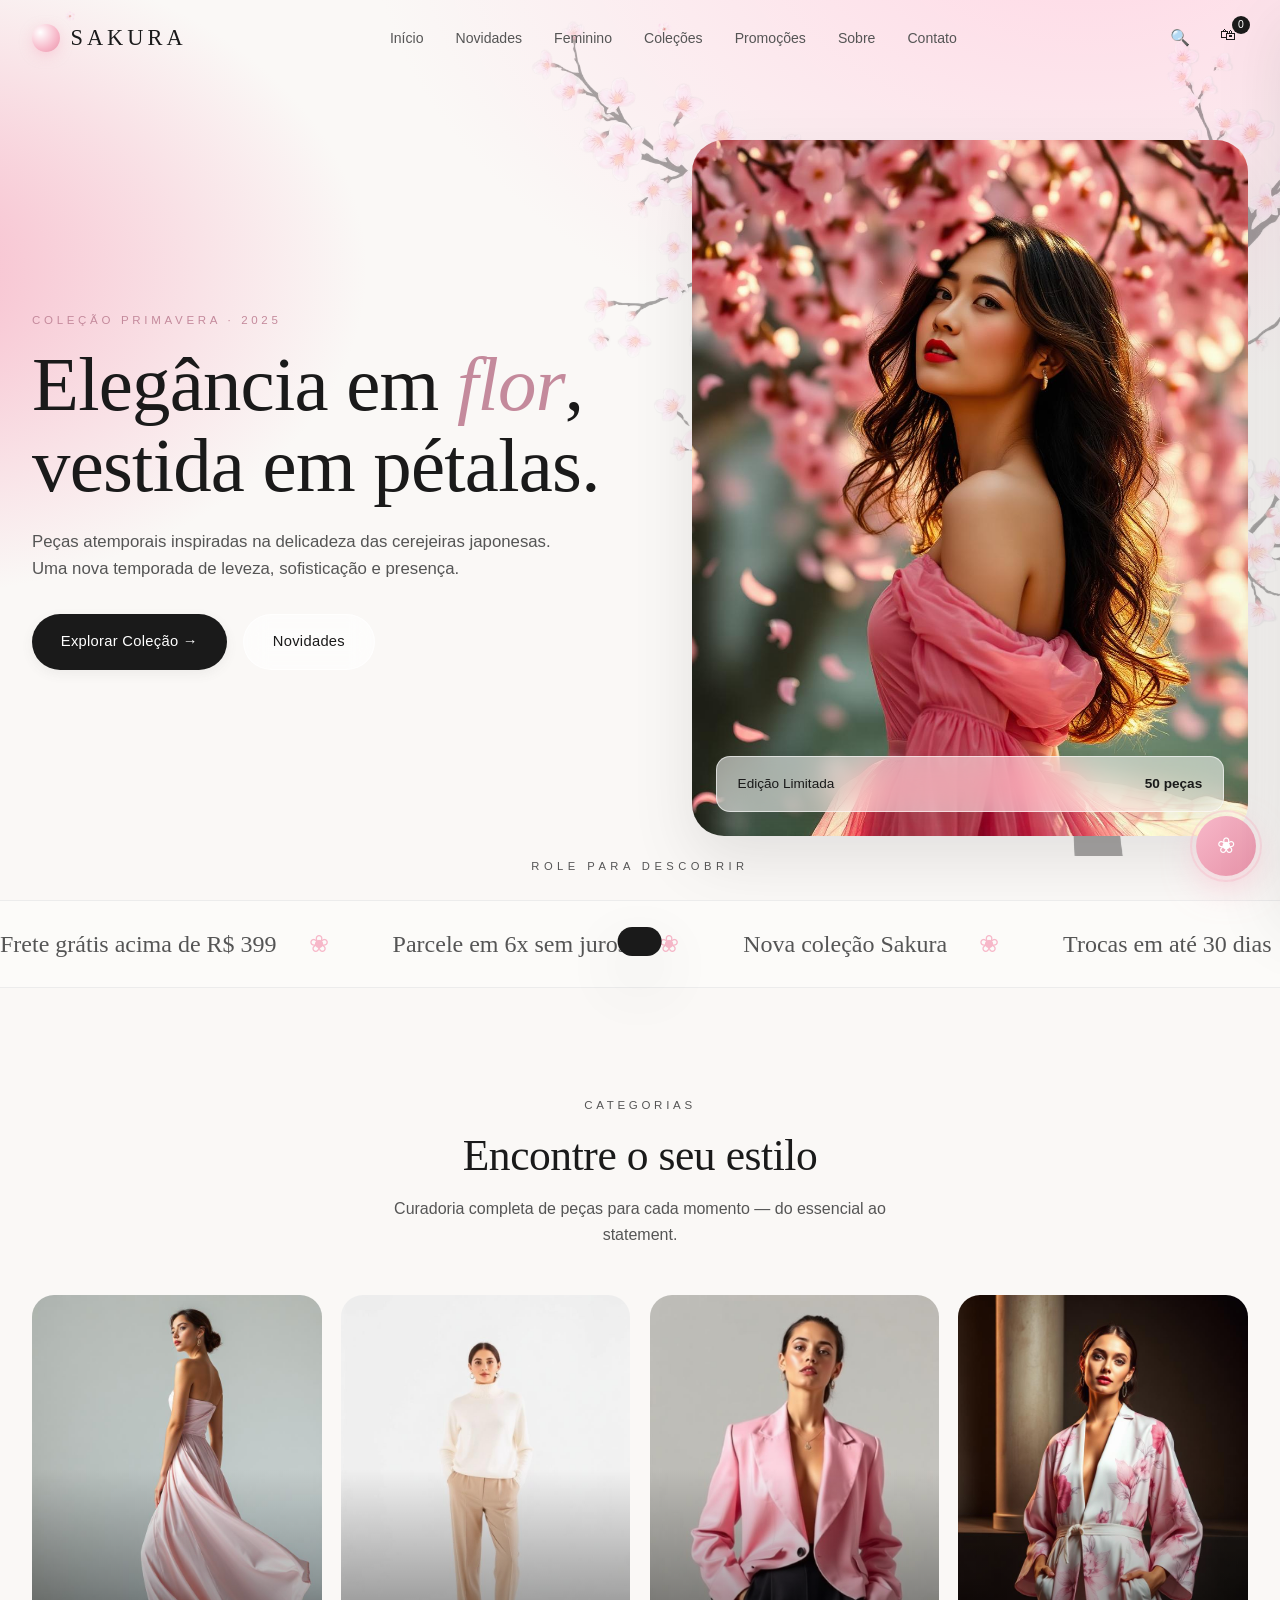
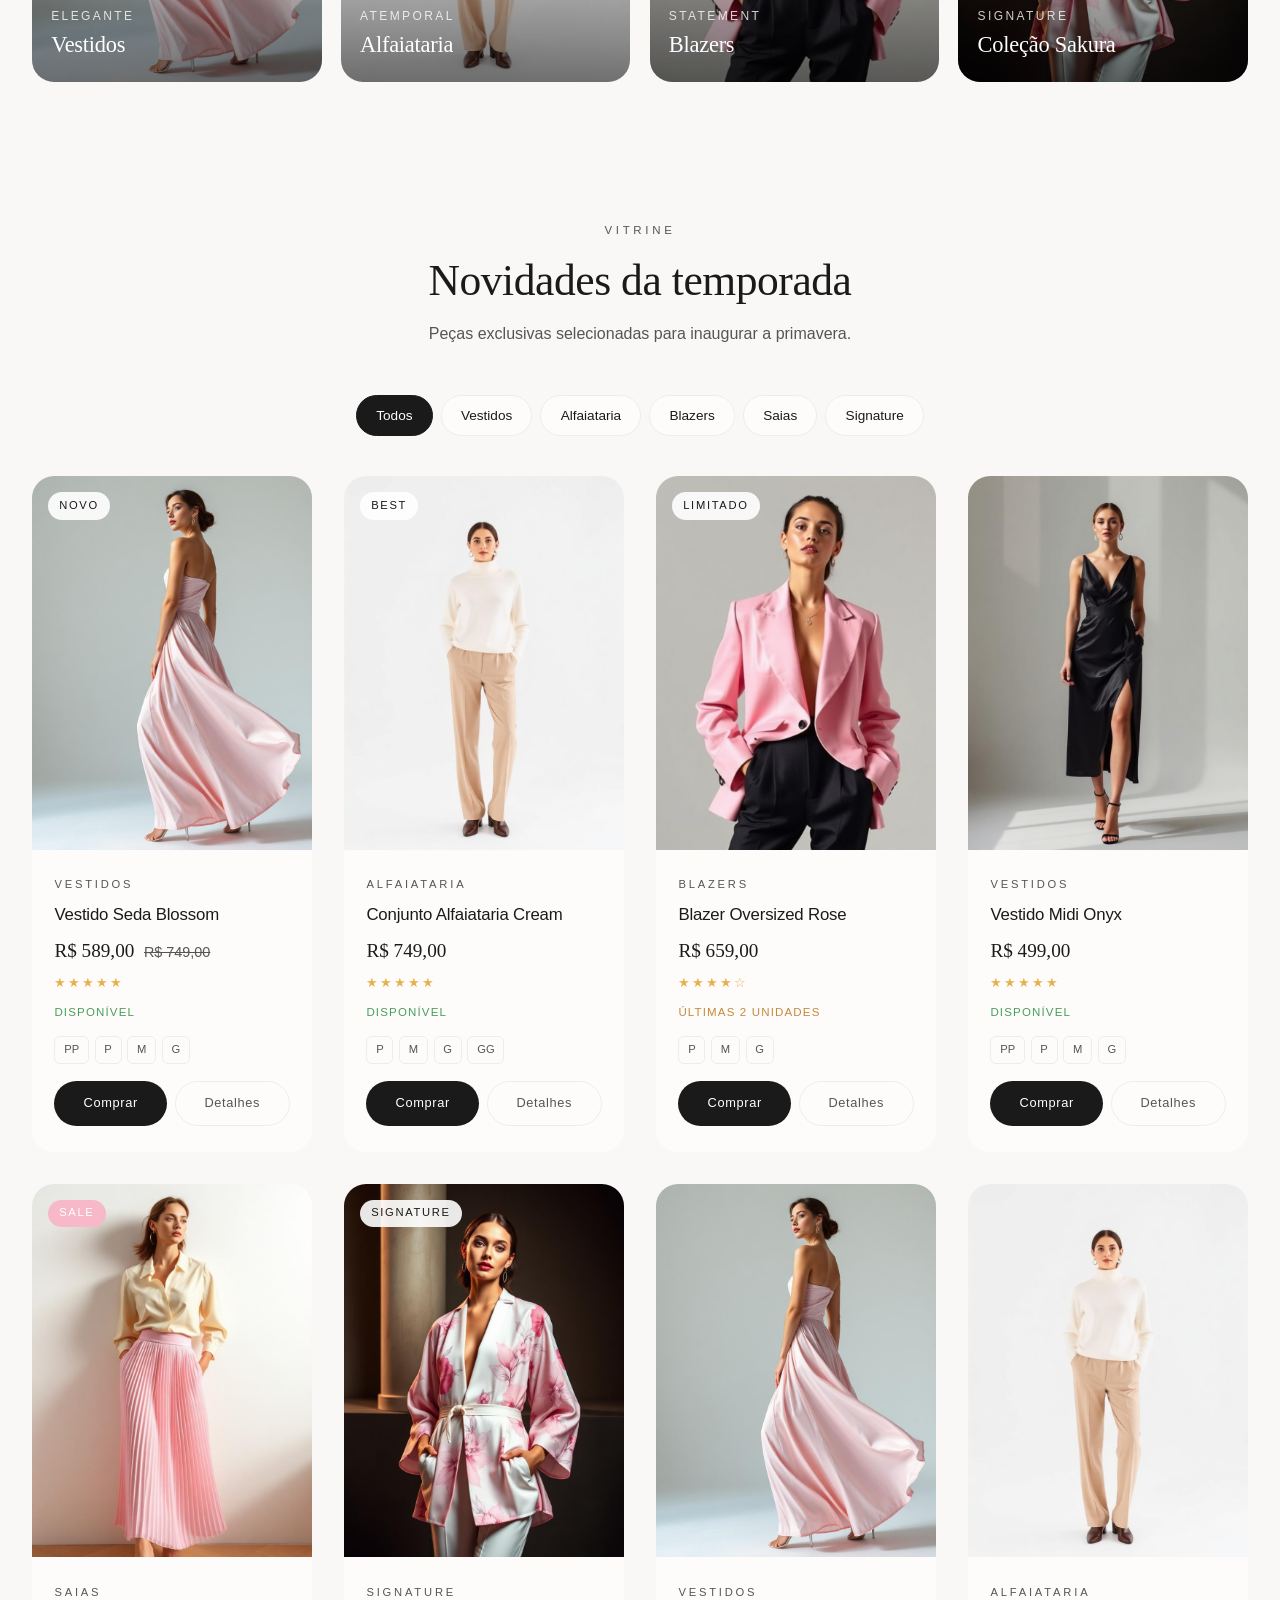
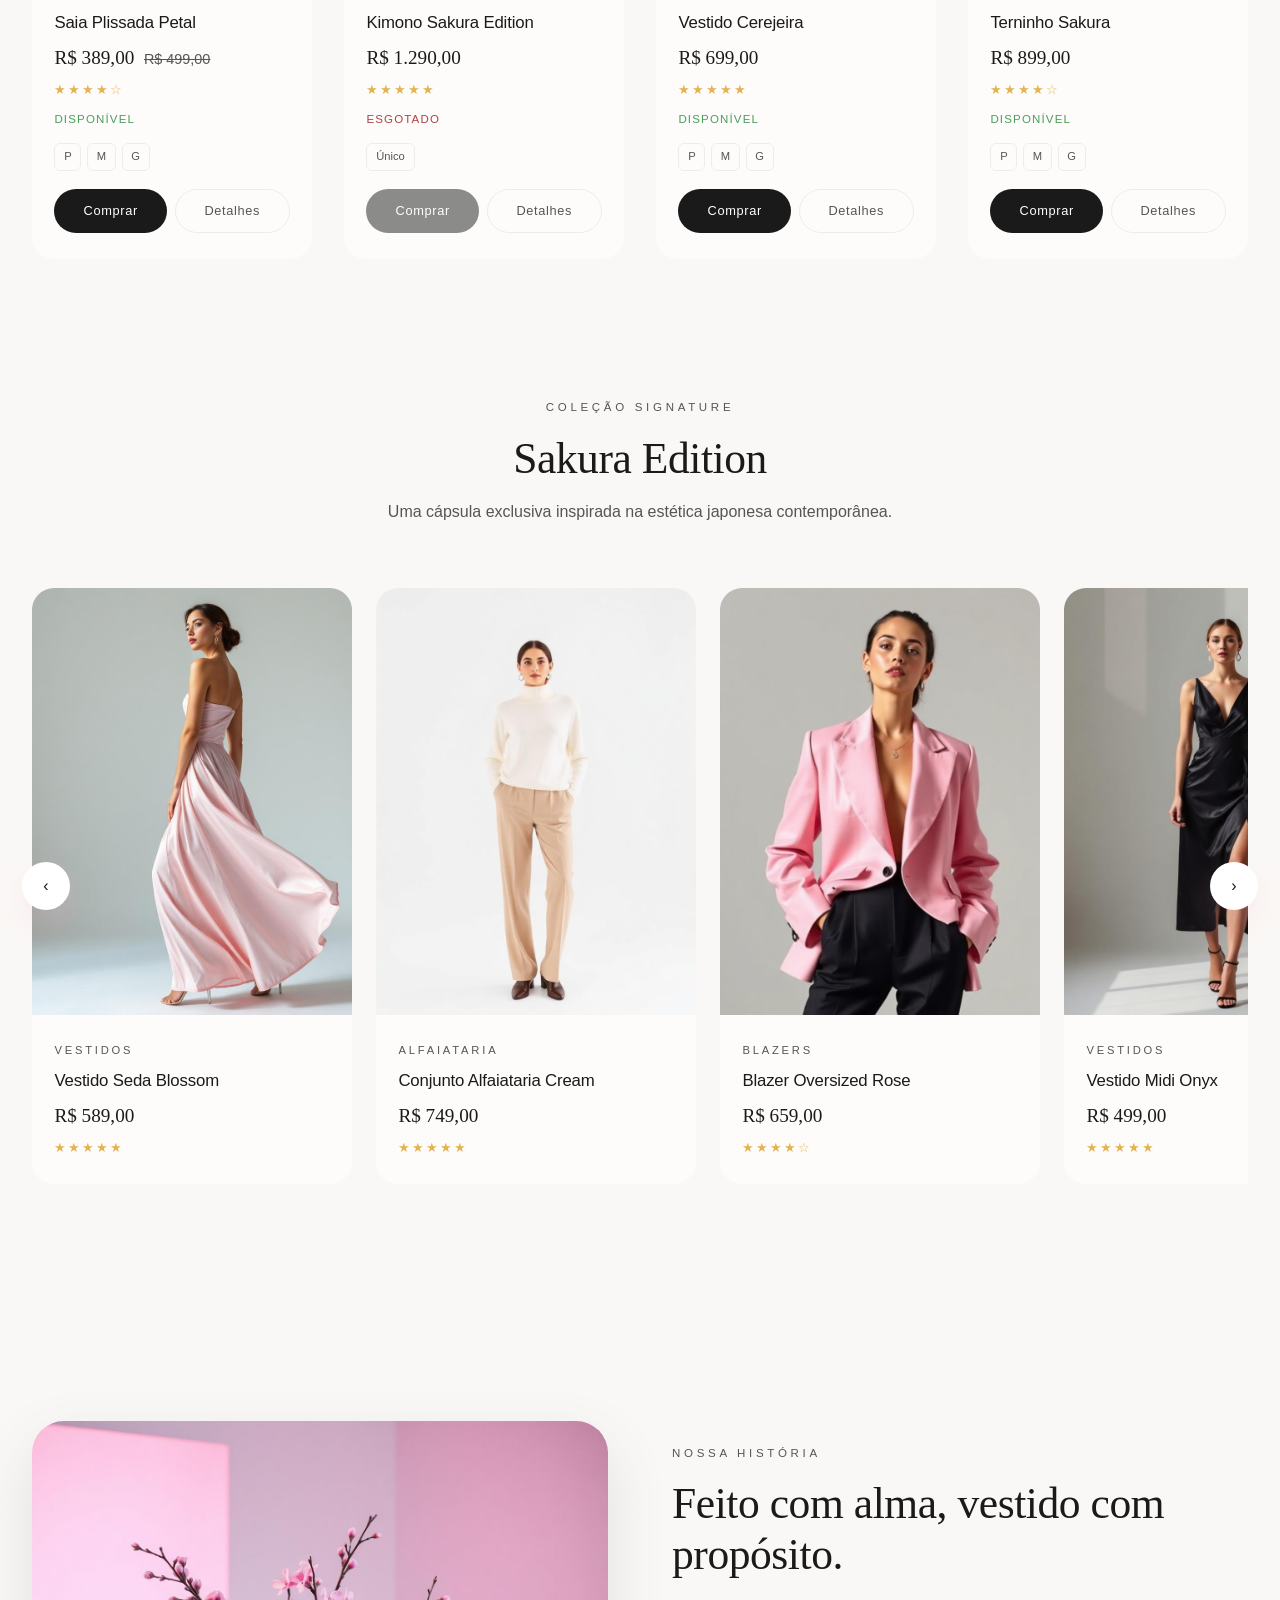
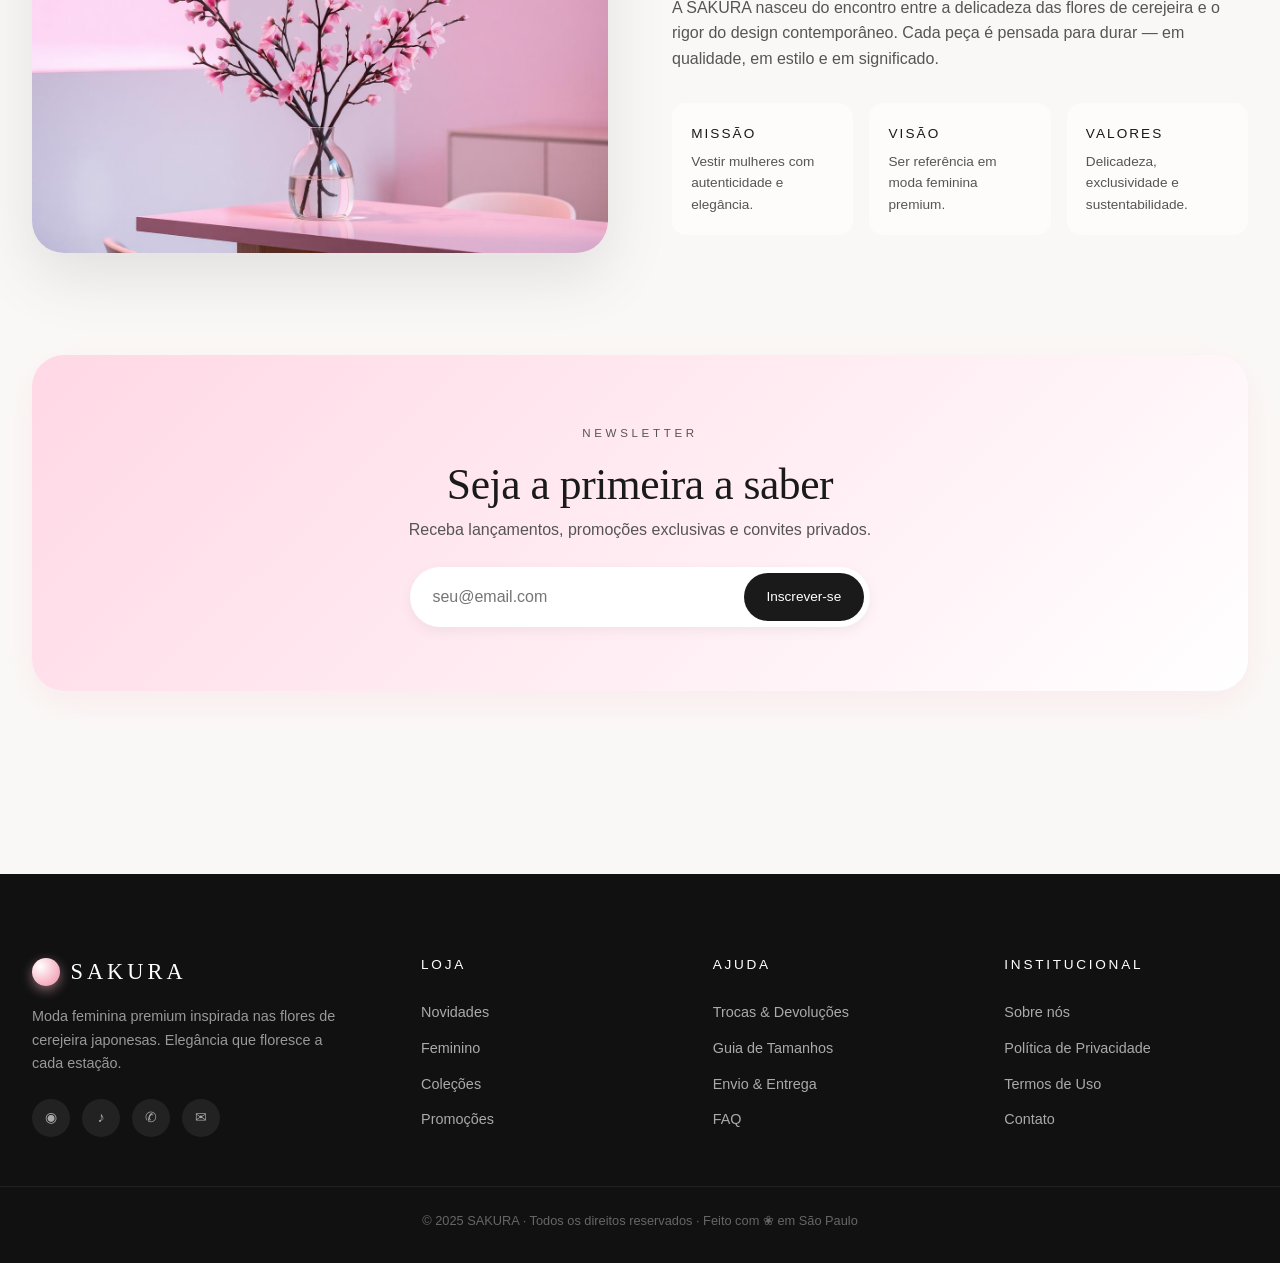
<file: index.html>
<!DOCTYPE html>
<html lang="pt-BR">
<head>
<meta charset="UTF-8" />
<meta name="viewport" content="width=device-width,initial-scale=1" />
<title>SAKURA · Coleção Primavera</title>
<meta name="description" content="SAKURA — Moda feminina premium inspirada nas flores de cerejeira. Elegância, delicadeza e exclusividade." />
<link rel="stylesheet" href="style.css" />
</head>
<body>

<!-- ═════════ Fundo Decorativo ═════════ -->
<div class="backdrop" aria-hidden="true"></div>
<img class="backdrop-tree" src="assets/img/sakura-tree.png" alt="" aria-hidden="true" />
<canvas id="petals-canvas" aria-hidden="true"></canvas>

<!-- ═════════ Navegação ═════════ -->
<header class="nav" id="nav">
  <div class="container nav-inner">
    <a href="#" class="brand">
      <span class="brand-mark"></span>
      SAKURA
    </a>
    <nav class="nav-links">
      <a href="#inicio">Início</a>
      <a href="#novidades">Novidades</a>
      <a href="#feminino">Feminino</a>
      <a href="#colecoes">Coleções</a>
      <a href="#promocoes">Promoções</a>
      <a href="#sobre">Sobre</a>
      <a href="#contato">Contato</a>
    </nav>
    <div class="nav-actions">
      <button class="icon-btn" aria-label="Buscar">🔍</button>
      <button class="icon-btn cart-badge" aria-label="Carrinho" id="cart-btn">
        🛍<span id="cart-count">0</span>
      </button>
      <button class="burger" id="burger" aria-label="Menu"><div></div></button>
    </div>
  </div>
</header>

<!-- ═════════ Drawer Mobile ═════════ -->
<div class="overlay" id="overlay"></div>
<aside class="drawer" id="drawer">
  <a href="#inicio">Início</a>
  <a href="#novidades">Novidades</a>
  <a href="#feminino">Feminino</a>
  <a href="#colecoes">Coleções</a>
  <a href="#promocoes">Promoções</a>
  <a href="#sobre">Sobre</a>
  <a href="#contato">Contato</a>
</aside>

<!-- ═════════ Hero ═════════ -->
<section class="hero" id="inicio">
  <div class="container hero-grid">
    <div class="hero-copy reveal">
      <span class="eyebrow">Coleção Primavera · 2025</span>
      <h1>Elegância em <em>flor</em>,<br/>vestida em pétalas.</h1>
      <p>Peças atemporais inspiradas na delicadeza das cerejeiras japonesas. Uma nova temporada de leveza, sofisticação e presença.</p>
      <div class="hero-cta">
        <a href="#feminino" class="btn btn-primary">Explorar Coleção →</a>
        <a href="#novidades" class="btn btn-ghost">Novidades</a>
      </div>
    </div>
    <div class="hero-visual reveal">
      <img src="assets/img/hero.jpg" alt="Modelo com vestido rosa sob cerejeiras" />
      <div class="hero-tag glass">
        <span>Edição Limitada</span>
        <strong>50 peças</strong>
      </div>
    </div>
  </div>
  <div class="hero-scroll">Role para descobrir</div>
</section>

<!-- ═════════ Marquee ═════════ -->
<div class="marquee" aria-hidden="true">
  <div class="marquee-track">
    <span>Frete grátis acima de R$ 399</span>
    <span>Parcele em 6x sem juros</span>
    <span>Nova coleção Sakura</span>
    <span>Trocas em até 30 dias</span>
    <span>Frete grátis acima de R$ 399</span>
    <span>Parcele em 6x sem juros</span>
    <span>Nova coleção Sakura</span>
    <span>Trocas em até 30 dias</span>
  </div>
</div>

<!-- ═════════ Categorias ═════════ -->
<section class="section" id="colecoes">
  <div class="container">
    <div class="section-head reveal">
      <span class="eyebrow">Categorias</span>
      <h2>Encontre o seu estilo</h2>
      <p>Curadoria completa de peças para cada momento — do essencial ao statement.</p>
    </div>
    <div class="categories">
      <div class="cat-card reveal"><img src="assets/img/product-1.jpg" alt=""/><div class="cat-label"><p>Elegante</p><h3>Vestidos</h3></div></div>
      <div class="cat-card reveal"><img src="assets/img/product-2.jpg" alt=""/><div class="cat-label"><p>Atemporal</p><h3>Alfaiataria</h3></div></div>
      <div class="cat-card reveal"><img src="assets/img/product-3.jpg" alt=""/><div class="cat-label"><p>Statement</p><h3>Blazers</h3></div></div>
      <div class="cat-card reveal"><img src="assets/img/product-6.jpg" alt=""/><div class="cat-label"><p>Signature</p><h3>Coleção Sakura</h3></div></div>
    </div>
  </div>
</section>

<!-- ═════════ Vitrine — Novidades ═════════ -->
<section class="section" id="novidades" style="padding-top:2rem">
  <div class="container">
    <div class="section-head reveal">
      <span class="eyebrow">Vitrine</span>
      <h2>Novidades da temporada</h2>
      <p>Peças exclusivas selecionadas para inaugurar a primavera.</p>
    </div>

    <div class="filters reveal" id="filters">
      <button class="filter-chip active" data-filter="all">Todos</button>
      <button class="filter-chip" data-filter="vestidos">Vestidos</button>
      <button class="filter-chip" data-filter="alfaiataria">Alfaiataria</button>
      <button class="filter-chip" data-filter="blazers">Blazers</button>
      <button class="filter-chip" data-filter="saias">Saias</button>
      <button class="filter-chip" data-filter="signature">Signature</button>
    </div>

    <div class="products" id="products-grid"><!-- renderizado via JS --></div>
  </div>
</section>

<!-- ═════════ Carrossel — Coleção Sakura ═════════ -->
<section class="section" id="feminino" style="padding-top:2rem">
  <div class="container">
    <div class="section-head reveal">
      <span class="eyebrow">Coleção Signature</span>
      <h2>Sakura Edition</h2>
      <p>Uma cápsula exclusiva inspirada na estética japonesa contemporânea.</p>
    </div>
    <div class="carousel">
      <button class="carousel-nav prev" aria-label="Anterior">‹</button>
      <button class="carousel-nav next" aria-label="Próximo">›</button>
      <div class="carousel-track" id="carousel-track"><!-- via JS --></div>
    </div>
  </div>
</section>

<!-- ═════════ Sobre ═════════ -->
<section class="section" id="sobre">
  <div class="container about">
    <img class="reveal" src="assets/img/about.jpg" alt="Atelier SAKURA" />
    <div class="reveal">
      <span class="eyebrow">Nossa história</span>
      <h2>Feito com alma, vestido com propósito.</h2>
      <p style="margin-top:1rem;color:var(--gray-500)">
        A SAKURA nasceu do encontro entre a delicadeza das flores de cerejeira e o rigor
        do design contemporâneo. Cada peça é pensada para durar — em qualidade, em estilo
        e em significado.
      </p>
      <div class="about-values">
        <div><h4>Missão</h4><p>Vestir mulheres com autenticidade e elegância.</p></div>
        <div><h4>Visão</h4><p>Ser referência em moda feminina premium.</p></div>
        <div><h4>Valores</h4><p>Delicadeza, exclusividade e sustentabilidade.</p></div>
      </div>
    </div>
  </div>
</section>

<!-- ═════════ Promoções ═════════ -->
<section class="section" id="promocoes" style="padding-top:0">
  <div class="container">
    <div class="newsletter reveal">
      <span class="eyebrow">Newsletter</span>
      <h2>Seja a primeira a saber</h2>
      <p style="color:var(--gray-500);margin-top:.5rem">Receba lançamentos, promoções exclusivas e convites privados.</p>
      <form onsubmit="event.preventDefault();showToast('Bem-vinda à família SAKURA ❀');this.reset();">
        <input type="email" placeholder="seu@email.com" required />
        <button type="submit">Inscrever-se</button>
      </form>
    </div>
  </div>
</section>

<!-- ═════════ Footer ═════════ -->
<footer id="contato">
  <div class="container footer-grid">
    <div class="footer-brand">
      <div class="brand" style="color:#fff"><span class="brand-mark"></span>SAKURA</div>
      <p>Moda feminina premium inspirada nas flores de cerejeira japonesas. Elegância que floresce a cada estação.</p>
      <div class="socials">
        <a href="#" aria-label="Instagram">◉</a>
        <a href="#" aria-label="TikTok">♪</a>
        <a href="#" aria-label="WhatsApp">✆</a>
        <a href="#" aria-label="Email">✉</a>
      </div>
    </div>
    <div>
      <h4>Loja</h4>
      <a href="#novidades">Novidades</a>
      <a href="#feminino">Feminino</a>
      <a href="#colecoes">Coleções</a>
      <a href="#promocoes">Promoções</a>
    </div>
    <div>
      <h4>Ajuda</h4>
      <a href="#">Trocas & Devoluções</a>
      <a href="#">Guia de Tamanhos</a>
      <a href="#">Envio & Entrega</a>
      <a href="#">FAQ</a>
    </div>
    <div>
      <h4>Institucional</h4>
      <a href="#sobre">Sobre nós</a>
      <a href="#">Política de Privacidade</a>
      <a href="#">Termos de Uso</a>
      <a href="#contato">Contato</a>
    </div>
  </div>
  <div class="copyright">© 2025 SAKURA · Todos os direitos reservados · Feito com ❀ em São Paulo</div>
</footer>

<!-- ═════════ Sakura AI ═════════ -->
<button class="ai-fab" id="ai-fab" aria-label="Sakura AI">❀</button>
<div class="ai-panel" id="ai-panel" role="dialog" aria-label="Sakura AI">
  <div class="ai-head">
    <div>
      <h4>Sakura AI</h4>
      <small>ASSISTENTE VIRTUAL</small>
    </div>
    <button class="icon-btn" id="ai-close" style="color:#fff">×</button>
  </div>
  <div class="ai-messages" id="ai-messages">
    <div class="ai-msg bot">Olá! Sou a <strong>Sakura AI</strong> ❀ Como posso te ajudar a encontrar a peça perfeita hoje?</div>
  </div>
  <div class="ai-quick" id="ai-quick">
    <button>Tabela de tamanhos</button>
    <button>Frete</button>
    <button>Prazo de entrega</button>
    <button>Pagamento</button>
    <button>Trocas</button>
  </div>
  <form class="ai-input" id="ai-form">
    <input type="text" id="ai-text" placeholder="Digite sua pergunta..." autocomplete="off"/>
    <button type="submit" aria-label="Enviar">➤</button>
  </form>
</div>

<!-- ═════════ Modal Compra PIX ═════════ -->
<div class="modal" id="buy-modal" role="dialog" aria-modal="true">
  <div class="modal-card">
    <button class="modal-close" id="modal-close">×</button>
    <span class="eyebrow">Pagamento via PIX</span>
    <h3 id="modal-title">Produto</h3>
    <p class="sub">Escaneie o QR Code abaixo ou copie o código PIX para finalizar.</p>
    <div class="qr-wrap"><img id="qr-img" alt="QR Code PIX"/></div>
    <div class="pix-code" id="pix-code">00020126...</div>
    <button class="btn btn-ghost" style="width:100%;justify-content:center;margin-bottom:1rem" id="copy-pix">Copiar código PIX</button>
    <div class="total-row"><span>Produto</span><span id="modal-product">—</span></div>
    <div class="total-row"><span>Quantidade</span><span>1</span></div>
    <div class="total-row big"><span>Total</span><span id="modal-total">R$ 0,00</span></div>
  </div>
</div>

<!-- Toast -->
<div class="toast" id="toast"></div>

<script src="script.js"></script>
</body>
</html>
</file>
<file: style.css>
/* =========================================================
   SAKURA · Premium E-commerce
   style.css — Design system, layout, components
   ========================================================= */

/* ---------- Design Tokens ---------- */
:root{
  --sakura:      #F7B8C9;
  --sakura-soft: #FFD8E5;
  --white:       #FFFFFF;
  --offwhite:    #FAF8F6;
  --gray-100:    #ECECEC;
  --gray-500:    #555555;
  --gray-900:    #1A1A1A;

  --grad-hero: linear-gradient(135deg, #FFD8E5 0%, #FAF8F6 50%, #F7B8C9 100%);
  --grad-soft: linear-gradient(180deg, rgba(255,216,229,.55), rgba(250,248,246,.9));

  --shadow-xs: 0 1px 2px rgba(85,85,85,.06);
  --shadow-sm: 0 4px 12px rgba(85,85,85,.08);
  --shadow-md: 0 12px 30px rgba(247,184,201,.18);
  --shadow-lg: 0 24px 60px rgba(85,85,85,.14);

  --radius-sm: 8px;
  --radius-md: 14px;
  --radius-lg: 22px;
  --radius-xl: 32px;

  --ease: cubic-bezier(.22,.61,.36,1);

  --font-serif: "Playfair Display", "Cormorant Garamond", Georgia, serif;
  --font-sans:  "Inter", "Helvetica Neue", Arial, sans-serif;

  --container: 1280px;
  --nav-h: 76px;
}

/* ---------- Reset ---------- */
*,*::before,*::after{box-sizing:border-box}
html,body{margin:0;padding:0}
html{scroll-behavior:smooth}
body{
  font-family:var(--font-sans);
  color:var(--gray-900);
  background:var(--offwhite);
  line-height:1.6;
  overflow-x:hidden;
  -webkit-font-smoothing:antialiased;
}
img{display:block;max-width:100%;height:auto}
a{color:inherit;text-decoration:none}
button{font:inherit;cursor:pointer;border:none;background:none;color:inherit}
ul{list-style:none;margin:0;padding:0}
h1,h2,h3,h4{font-family:var(--font-serif);font-weight:500;letter-spacing:-.01em;margin:0}
h1{font-size:clamp(2.6rem,6vw,5rem);line-height:1.05}
h2{font-size:clamp(1.9rem,3.4vw,3rem);line-height:1.15}
h3{font-size:1.25rem}
p{margin:0}

/* ---------- Fonts ---------- */
@import url('https://fonts.googleapis.com/css2?family=Inter:wght@300;400;500;600&family=Playfair+Display:wght@400;500;600&display=swap');

/* ---------- Sakura Backdrop ---------- */
.backdrop{
  position:fixed;inset:0;z-index:-2;
  background:
    radial-gradient(1200px 800px at 85% -10%, #FFD8E5 0%, transparent 60%),
    radial-gradient(900px 600px at -10% 30%, #F7B8C9 0%, transparent 55%),
    var(--offwhite);
}
.backdrop-tree{
  position:fixed;top:-40px;right:-120px;width:min(70vw,900px);
  opacity:.35;pointer-events:none;z-index:-1;
  filter:saturate(1.1);
}
#petals-canvas{
  position:fixed;inset:0;pointer-events:none;z-index:1;
}

/* ---------- Utility ---------- */
.container{max-width:var(--container);margin:0 auto;padding:0 clamp(1rem,3vw,2rem)}
.section{padding:clamp(4rem,8vw,7rem) 0;position:relative;z-index:2}
.eyebrow{
  text-transform:uppercase;letter-spacing:.32em;font-size:.72rem;
  color:var(--gray-500);font-weight:500;margin-bottom:1rem;display:inline-block;
}
.section-head{text-align:center;margin-bottom:3rem}
.section-head p{color:var(--gray-500);max-width:560px;margin:1rem auto 0}

.btn{
  display:inline-flex;align-items:center;gap:.6rem;
  padding:.95rem 1.8rem;border-radius:999px;
  font-weight:500;font-size:.92rem;letter-spacing:.02em;
  transition:transform .35s var(--ease), box-shadow .35s var(--ease), background .35s;
  will-change:transform;
}
.btn-primary{background:var(--gray-900);color:var(--white);box-shadow:var(--shadow-sm)}
.btn-primary:hover{transform:translateY(-2px);box-shadow:var(--shadow-md);background:#000}
.btn-ghost{background:rgba(255,255,255,.6);backdrop-filter:blur(12px);border:1px solid rgba(255,255,255,.7);color:var(--gray-900)}
.btn-ghost:hover{transform:translateY(-2px);background:rgba(255,255,255,.85)}
.btn-pink{background:var(--sakura);color:var(--gray-900)}
.btn-pink:hover{background:#f4a3ba;transform:translateY(-2px)}

.glass{
  background:rgba(255,255,255,.55);
  backdrop-filter:blur(18px) saturate(1.4);
  -webkit-backdrop-filter:blur(18px) saturate(1.4);
  border:1px solid rgba(255,255,255,.6);
  box-shadow:var(--shadow-sm);
}

/* ---------- Navigation ---------- */
.nav{
  position:fixed;top:0;left:0;right:0;height:var(--nav-h);
  z-index:100;display:flex;align-items:center;
  transition:background .3s, box-shadow .3s;
}
.nav.scrolled{background:rgba(255,255,255,.75);backdrop-filter:blur(20px);box-shadow:var(--shadow-xs)}
.nav-inner{display:flex;align-items:center;justify-content:space-between;width:100%}
.brand{display:flex;align-items:center;gap:.65rem;font-family:var(--font-serif);font-size:1.4rem;letter-spacing:.18em}
.brand-mark{width:28px;height:28px;border-radius:50%;
  background:radial-gradient(circle at 30% 30%,#fff,var(--sakura) 60%,#e893a9);
  box-shadow:0 4px 12px rgba(247,184,201,.5);
}
.nav-links{display:flex;gap:2rem}
.nav-links a{font-size:.88rem;color:var(--gray-500);position:relative;transition:color .3s}
.nav-links a:hover{color:var(--gray-900)}
.nav-links a::after{content:"";position:absolute;left:0;right:0;bottom:-6px;height:1px;background:var(--gray-900);transform:scaleX(0);transform-origin:left;transition:transform .35s var(--ease)}
.nav-links a:hover::after{transform:scaleX(1)}
.nav-actions{display:flex;gap:.5rem;align-items:center}
.icon-btn{width:40px;height:40px;border-radius:50%;display:grid;place-items:center;transition:background .3s}
.icon-btn:hover{background:rgba(247,184,201,.25)}
.cart-badge{position:relative}
.cart-badge span{position:absolute;top:-2px;right:-2px;background:var(--gray-900);color:#fff;font-size:.65rem;width:18px;height:18px;border-radius:50%;display:grid;place-items:center}

.burger{display:none;width:40px;height:40px;place-items:center}
.burger div{width:22px;height:1.5px;background:var(--gray-900);position:relative}
.burger div::before,.burger div::after{content:"";position:absolute;left:0;width:22px;height:1.5px;background:var(--gray-900);transition:transform .3s}
.burger div::before{top:-6px}.burger div::after{top:6px}

/* Mobile drawer */
.drawer{
  position:fixed;top:0;right:0;bottom:0;width:min(85vw,340px);
  background:rgba(255,255,255,.95);backdrop-filter:blur(24px);
  padding:6rem 2rem 2rem;transform:translateX(100%);
  transition:transform .5s var(--ease);z-index:99;box-shadow:var(--shadow-lg);
}
.drawer.open{transform:translateX(0)}
.drawer a{display:block;padding:.9rem 0;border-bottom:1px solid var(--gray-100);font-family:var(--font-serif);font-size:1.3rem}
.overlay{position:fixed;inset:0;background:rgba(26,26,26,.35);opacity:0;pointer-events:none;transition:opacity .4s;z-index:98}
.overlay.on{opacity:1;pointer-events:auto}

/* ---------- Hero ---------- */
.hero{
  min-height:100vh;display:flex;align-items:center;
  padding-top:var(--nav-h);position:relative;overflow:hidden;
}
.hero-grid{display:grid;grid-template-columns:1.1fr 1fr;gap:3rem;align-items:center;width:100%}
.hero-copy .eyebrow{color:#c48a9c}
.hero-copy h1{margin-bottom:1.4rem}
.hero-copy h1 em{font-style:italic;color:#c48a9c}
.hero-copy p{color:var(--gray-500);max-width:520px;margin-bottom:2rem;font-size:1.05rem}
.hero-cta{display:flex;gap:1rem;flex-wrap:wrap}
.hero-visual{
  position:relative;aspect-ratio:4/5;
  border-radius:var(--radius-xl);overflow:hidden;
  box-shadow:var(--shadow-lg);
  transform:translateY(0);
}
.hero-visual img{width:100%;height:100%;object-fit:cover;transition:transform 1.2s var(--ease)}
.hero-visual:hover img{transform:scale(1.04)}
.hero-tag{
  position:absolute;bottom:1.5rem;left:1.5rem;right:1.5rem;
  padding:1rem 1.3rem;border-radius:var(--radius-md);
  display:flex;justify-content:space-between;align-items:center;font-size:.85rem;
}
.hero-scroll{
  position:absolute;bottom:1.5rem;left:50%;transform:translateX(-50%);
  font-size:.7rem;letter-spacing:.4em;color:var(--gray-500);text-transform:uppercase;
  animation:bounce 2.4s infinite;
}
@keyframes bounce{0%,100%{transform:translate(-50%,0)}50%{transform:translate(-50%,8px)}}

/* ---------- Marquee ---------- */
.marquee{overflow:hidden;padding:1.5rem 0;border-top:1px solid var(--gray-100);border-bottom:1px solid var(--gray-100);background:rgba(255,255,255,.4)}
.marquee-track{display:flex;gap:4rem;animation:scroll 30s linear infinite;white-space:nowrap}
.marquee span{font-family:var(--font-serif);font-size:1.5rem;color:var(--gray-500);display:inline-flex;align-items:center;gap:2rem}
.marquee span::after{content:"❀";color:var(--sakura)}
@keyframes scroll{to{transform:translateX(-50%)}}

/* ---------- Categories ---------- */
.categories{display:grid;grid-template-columns:repeat(4,1fr);gap:1.2rem}
.cat-card{
  aspect-ratio:3/4;border-radius:var(--radius-lg);overflow:hidden;
  position:relative;cursor:pointer;transition:transform .5s var(--ease);
}
.cat-card:hover{transform:translateY(-6px)}
.cat-card img{width:100%;height:100%;object-fit:cover;transition:transform 1s var(--ease)}
.cat-card:hover img{transform:scale(1.08)}
.cat-card::after{content:"";position:absolute;inset:0;background:linear-gradient(to top,rgba(0,0,0,.55),transparent 55%)}
.cat-label{position:absolute;bottom:1.2rem;left:1.2rem;right:1.2rem;color:#fff;z-index:2}
.cat-label h3{font-size:1.4rem}
.cat-label p{font-size:.75rem;letter-spacing:.2em;text-transform:uppercase;opacity:.8}

/* ---------- Filters ---------- */
.filters{display:flex;flex-wrap:wrap;gap:.5rem;justify-content:center;margin-bottom:2.5rem}
.filter-chip{
  padding:.55rem 1.2rem;border-radius:999px;border:1px solid var(--gray-100);
  background:rgba(255,255,255,.6);font-size:.85rem;transition:all .3s;
}
.filter-chip:hover{background:var(--sakura-soft)}
.filter-chip.active{background:var(--gray-900);color:#fff;border-color:var(--gray-900)}

/* ---------- Products grid ---------- */
.products{display:grid;grid-template-columns:repeat(4,1fr);gap:2rem}
.product{
  background:rgba(255,255,255,.55);border-radius:var(--radius-lg);
  overflow:hidden;transition:transform .5s var(--ease),box-shadow .5s;
  position:relative;
}
.product:hover{transform:translateY(-8px);box-shadow:var(--shadow-md)}
.product-media{aspect-ratio:3/4;overflow:hidden;position:relative;background:var(--gray-100)}
.product-media img{width:100%;height:100%;object-fit:cover;transition:transform 1s var(--ease)}
.product:hover .product-media img{transform:scale(1.06)}
.product-badge{
  position:absolute;top:1rem;left:1rem;padding:.3rem .7rem;border-radius:999px;
  background:rgba(255,255,255,.9);font-size:.7rem;letter-spacing:.15em;text-transform:uppercase;
  color:var(--gray-900);
}
.product-badge.sale{background:var(--sakura);color:#fff}
.product-actions{
  position:absolute;top:1rem;right:1rem;display:flex;flex-direction:column;gap:.5rem;
  opacity:0;transform:translateX(10px);transition:all .4s var(--ease);
}
.product:hover .product-actions{opacity:1;transform:translateX(0)}
.product-actions button{width:38px;height:38px;border-radius:50%;background:#fff;display:grid;place-items:center;box-shadow:var(--shadow-sm)}
.product-actions button:hover{background:var(--sakura-soft)}

.product-info{padding:1.3rem 1.4rem 1.6rem}
.product-info .cat{font-size:.7rem;letter-spacing:.25em;color:var(--gray-500);text-transform:uppercase}
.product-info h3{font-size:1.05rem;margin:.4rem 0;font-family:var(--font-sans);font-weight:500}
.price{display:flex;gap:.6rem;align-items:baseline;font-family:var(--font-serif);font-size:1.2rem}
.price .old{color:var(--gray-500);font-size:.9rem;text-decoration:line-through;font-family:var(--font-sans)}
.stars{color:#e5b34e;font-size:.8rem;margin-top:.4rem;letter-spacing:2px}
.stock{font-size:.72rem;margin-top:.6rem;letter-spacing:.1em;text-transform:uppercase}
.stock.ok{color:#4a9d5a}
.stock.low{color:#c48a3c}
.stock.out{color:#b04141}
.sizes{display:flex;gap:.35rem;margin-top:.9rem;flex-wrap:wrap}
.sizes span{font-size:.7rem;padding:.25rem .55rem;border:1px solid var(--gray-100);border-radius:6px;color:var(--gray-500)}
.product-buttons{display:flex;gap:.5rem;margin-top:1.1rem}
.product-buttons button{flex:1;padding:.7rem;border-radius:999px;font-size:.8rem;letter-spacing:.05em;transition:all .3s}
.btn-buy{background:var(--gray-900);color:#fff}
.btn-buy:hover{background:#000}
.btn-view{background:transparent;border:1px solid var(--gray-100);color:var(--gray-500)}
.btn-view:hover{border-color:var(--gray-900);color:var(--gray-900)}

/* ---------- Carrossel ---------- */
.carousel{position:relative}
.carousel-track{
  display:flex;gap:1.5rem;overflow-x:auto;scroll-snap-type:x mandatory;
  scroll-behavior:smooth;padding:1rem .5rem 2rem;cursor:grab;
  scrollbar-width:none;
}
.carousel-track::-webkit-scrollbar{display:none}
.carousel-track.grabbing{cursor:grabbing;scroll-behavior:auto}
.carousel-track > *{scroll-snap-align:start;flex:0 0 clamp(240px,26vw,320px)}
.carousel-nav{
  position:absolute;top:45%;width:48px;height:48px;border-radius:50%;
  background:#fff;box-shadow:var(--shadow-md);display:grid;place-items:center;z-index:5;
  transition:transform .3s;
}
.carousel-nav:hover{transform:scale(1.1)}
.carousel-nav.prev{left:-10px}.carousel-nav.next{right:-10px}

/* ---------- About ---------- */
.about{display:grid;grid-template-columns:1fr 1fr;gap:4rem;align-items:center}
.about img{border-radius:var(--radius-xl);box-shadow:var(--shadow-lg)}
.about-values{display:grid;grid-template-columns:repeat(3,1fr);gap:1rem;margin-top:2rem}
.about-values div{padding:1.2rem;border-radius:var(--radius-md);background:rgba(255,255,255,.5)}
.about-values h4{font-family:var(--font-sans);font-weight:500;font-size:.85rem;letter-spacing:.15em;text-transform:uppercase;margin-bottom:.4rem}
.about-values p{font-size:.85rem;color:var(--gray-500)}

/* ---------- Newsletter ---------- */
.newsletter{
  text-align:center;padding:4rem 2rem;border-radius:var(--radius-xl);
  background:linear-gradient(135deg,var(--sakura-soft),#fff);
  box-shadow:var(--shadow-md);
}
.newsletter form{display:flex;gap:.5rem;max-width:460px;margin:1.5rem auto 0;
  background:#fff;padding:.4rem;border-radius:999px;box-shadow:var(--shadow-sm)}
.newsletter input{flex:1;border:none;outline:none;padding:.7rem 1rem;font:inherit;background:transparent}
.newsletter button{padding:.7rem 1.4rem;border-radius:999px;background:var(--gray-900);color:#fff;font-size:.85rem}

/* ---------- Footer ---------- */
footer{background:#111;color:#ccc;padding:5rem 0 2rem;margin-top:5rem;position:relative;z-index:2}
.footer-grid{display:grid;grid-template-columns:1.4fr 1fr 1fr 1fr;gap:3rem}
footer h4{color:#fff;font-family:var(--font-sans);font-size:.85rem;letter-spacing:.2em;text-transform:uppercase;margin-bottom:1.2rem}
footer a{display:block;padding:.4rem 0;font-size:.9rem;color:#aaa;transition:color .3s}
footer a:hover{color:var(--sakura)}
.footer-brand p{margin-top:1rem;font-size:.9rem;color:#999;max-width:320px}
.socials{display:flex;gap:.75rem;margin-top:1.5rem}
.socials a{width:38px;height:38px;border-radius:50%;background:#222;display:grid;place-items:center}
.socials a:hover{background:var(--sakura);color:#111}
.copyright{border-top:1px solid #222;margin-top:3rem;padding-top:1.5rem;text-align:center;font-size:.8rem;color:#666}

/* ---------- Sakura AI ---------- */
.ai-fab{
  position:fixed;bottom:24px;right:24px;z-index:60;
  width:60px;height:60px;border-radius:50%;
  background:linear-gradient(135deg,var(--sakura),#e893a9);
  box-shadow:0 12px 32px rgba(247,184,201,.55);
  display:grid;place-items:center;color:#fff;font-size:1.4rem;
  transition:transform .4s var(--ease);
}
.ai-fab:hover{transform:scale(1.08) rotate(6deg)}
.ai-fab::after{content:"";position:absolute;inset:-6px;border-radius:50%;border:2px solid var(--sakura);opacity:.4;animation:pulse 2s infinite}
@keyframes pulse{0%{transform:scale(1);opacity:.5}100%{transform:scale(1.4);opacity:0}}

.ai-panel{
  position:fixed;bottom:96px;right:24px;z-index:60;
  width:min(380px,92vw);height:min(560px,80vh);
  border-radius:var(--radius-xl);overflow:hidden;
  background:rgba(255,255,255,.85);backdrop-filter:blur(24px);
  box-shadow:var(--shadow-lg);
  display:flex;flex-direction:column;
  transform:translateY(20px) scale(.95);opacity:0;pointer-events:none;
  transition:all .4s var(--ease);
}
.ai-panel.open{transform:translateY(0) scale(1);opacity:1;pointer-events:auto}
.ai-head{padding:1.2rem 1.5rem;background:linear-gradient(135deg,var(--sakura),#e893a9);color:#fff;display:flex;justify-content:space-between;align-items:center}
.ai-head h4{font-family:var(--font-serif);font-size:1.1rem}
.ai-head small{opacity:.85;font-size:.72rem;letter-spacing:.15em}
.ai-messages{flex:1;overflow-y:auto;padding:1.2rem;display:flex;flex-direction:column;gap:.7rem}
.ai-msg{padding:.7rem 1rem;border-radius:14px;font-size:.88rem;max-width:80%;line-height:1.5}
.ai-msg.bot{background:#fff;color:var(--gray-900);align-self:flex-start;box-shadow:var(--shadow-xs)}
.ai-msg.user{background:var(--gray-900);color:#fff;align-self:flex-end}
.ai-quick{padding:.5rem 1rem;display:flex;flex-wrap:wrap;gap:.4rem}
.ai-quick button{padding:.4rem .8rem;background:var(--sakura-soft);border-radius:999px;font-size:.75rem;color:var(--gray-900)}
.ai-quick button:hover{background:var(--sakura);color:#fff}
.ai-input{padding:.8rem 1rem;display:flex;gap:.5rem;border-top:1px solid var(--gray-100)}
.ai-input input{flex:1;border:none;outline:none;padding:.7rem 1rem;background:var(--offwhite);border-radius:999px;font:inherit;font-size:.88rem}
.ai-input button{width:40px;height:40px;border-radius:50%;background:var(--gray-900);color:#fff;display:grid;place-items:center}

/* ---------- Modal Compra (PIX) ---------- */
.modal{
  position:fixed;inset:0;z-index:200;display:none;
  place-items:center;background:rgba(26,26,26,.55);backdrop-filter:blur(8px);
  padding:1rem;
}
.modal.open{display:grid;animation:fadeIn .3s}
@keyframes fadeIn{from{opacity:0}}
.modal-card{
  background:#fff;border-radius:var(--radius-xl);
  padding:2.2rem;max-width:440px;width:100%;
  box-shadow:var(--shadow-lg);position:relative;
  animation:slideUp .5s var(--ease);
}
@keyframes slideUp{from{transform:translateY(30px);opacity:0}}
.modal-close{position:absolute;top:14px;right:14px;width:36px;height:36px;border-radius:50%;display:grid;place-items:center;background:var(--gray-100)}
.modal h3{font-size:1.6rem;margin-bottom:.4rem}
.modal .sub{color:var(--gray-500);font-size:.9rem;margin-bottom:1.5rem}
.qr-wrap{
  aspect-ratio:1;background:var(--offwhite);border-radius:var(--radius-md);
  display:grid;place-items:center;margin-bottom:1.2rem;padding:1rem;
}
.qr-wrap img{width:100%;height:100%;object-fit:contain}
.pix-code{
  font-family:monospace;font-size:.75rem;background:var(--offwhite);
  padding:.9rem;border-radius:var(--radius-sm);word-break:break-all;color:var(--gray-500);
  max-height:80px;overflow:auto;margin-bottom:1rem;
}
.total-row{display:flex;justify-content:space-between;padding:.4rem 0;font-size:.9rem}
.total-row.big{font-family:var(--font-serif);font-size:1.4rem;border-top:1px solid var(--gray-100);padding-top:.8rem;margin-top:.4rem}

/* ---------- Toast ---------- */
.toast{
  position:fixed;bottom:24px;left:50%;transform:translate(-50%,80px);
  background:var(--gray-900);color:#fff;padding:.9rem 1.4rem;border-radius:999px;
  z-index:300;font-size:.85rem;transition:transform .4s var(--ease);
  box-shadow:var(--shadow-lg);
}
.toast.on{transform:translate(-50%,0)}

/* ---------- Reveal on scroll ---------- */
.reveal{opacity:0;transform:translateY(30px);transition:opacity .9s var(--ease),transform .9s var(--ease)}
.reveal.in{opacity:1;transform:none}

/* ---------- Responsive ---------- */
@media(max-width:1024px){
  .products{grid-template-columns:repeat(3,1fr)}
  .categories{grid-template-columns:repeat(2,1fr)}
  .footer-grid{grid-template-columns:1fr 1fr}
}
@media(max-width:768px){
  .nav-links{display:none}
  .burger{display:grid}
  .hero-grid{grid-template-columns:1fr;gap:2rem}
  .hero-visual{aspect-ratio:1}
  .about{grid-template-columns:1fr;gap:2rem}
  .products{grid-template-columns:repeat(2,1fr);gap:1rem}
  .product-info{padding:1rem}
  .categories{grid-template-columns:1fr 1fr}
  .footer-grid{grid-template-columns:1fr;gap:2rem}
  .newsletter form{flex-direction:column;border-radius:var(--radius-md);padding:1rem}
  .newsletter input,.newsletter button{border-radius:var(--radius-sm)}
}
</file>
